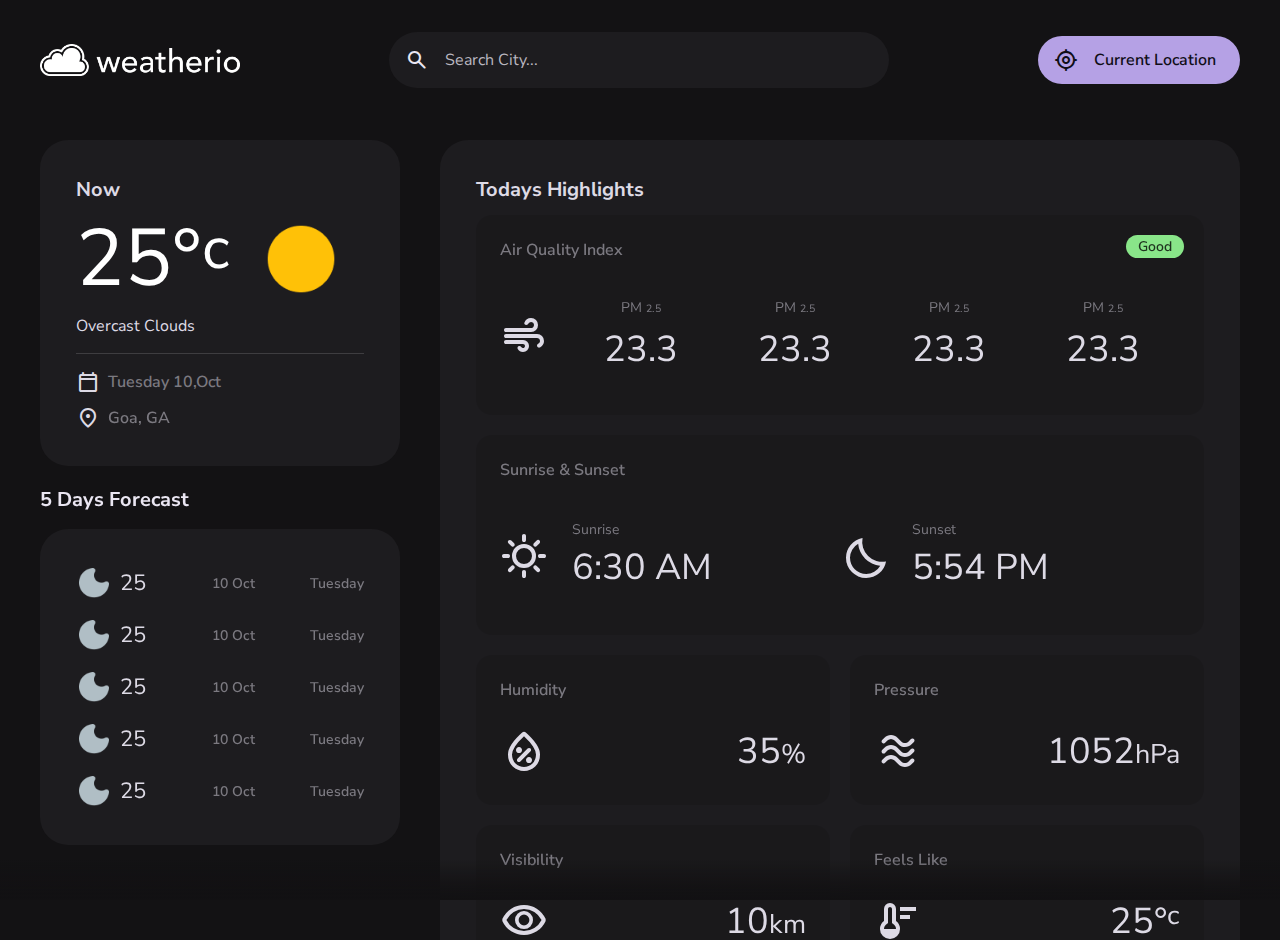
<file: index.html>
<!DOCTYPE html>
<html lang="en">
<head>
    <meta charset="UTF-8">
    <meta name="viewport" content="width=device-width, initial-scale=1.0">

    <title>Weather-App</title>
    <meta name="title" content="Weather-App">
    <meta name="description" content="Weather-App is a weather app made by vaishnavi">
    <!-- favicon  -->
    <link rel="shortcut icon" href="./favicon.svg" type="image/svg+xml">

    <!-- google fonts -->
    <link rel="preconnect" href="https://fonts.googleapis.com">
    <link rel="preconnect" href="https://fonts.gstatic.com" crossorigin>
    <link href="https://fonts.googleapis.com/css2?family=Nunito+Sans:wght@400;600&display=swap" rel="stylesheet">

    <!-- styles -->
    <link rel="stylesheet" href="./assets/css/style.css">

    <!-- javascript -->
    <script src="./assets/js/app.js" type="module"></script>
    <script src="./assets/js/route.js" type="module"></script>
</head>
<body>
    <!-- HEADER -->
    <header class="header">
        <div class="container">
            <a href="#" class="logo">
                <img src="./assets/images/logo.png" width="364" height="58" alt="logo">
            </a>

            <div class="search-view" data-search-view>
                
                <div class="search-wrapper">
                    <input type="search" name="search" placeholder="Search City..."  autocomplete="off" class="search-field" data-search-field>
    
                    <span class="m-icon leading-icon">search</span>

                    <button class="icon-btn leading-icon has-state" aria-label="close search" data-search-toggler>
                        <span class="m-icon">arrow_back</span>
                    </button>
                </div>

                <div class="search-result" data-search-result>
                    <ul class="view-list" data-search-list>
                        <li class="view-item">
                            <span class="m-icon">location_on</span>

                            <div>
                                <p class="item-title">
                                    Goa
                                </p>
                                <p class="label-2 item-subtitle">State of Goa, GA</p>
                            </div>
                            <a href="#" class="item-link has-state" data-search-toggler></a>
                        </li>

                    </ul>
                </div>

            </div>

            <div class="header-actions">

                <button class="icon-btn has-state" aria-label="open search" data-search-toggler>
                    <span class="m-icon icon">search</span>
                </button>
                <a href="#/current-location" class="btn-primary has-state" data-current-location-btn>
                    <span class="m-icon">my_location</span>

                    <span class="span">Current Location</span>
                </a>
            </div>
        </div>
    </header>

    <main>
        <article class="container">
            <div class="content-left">
                <!-- CURRENT WEATHER -->
                <section class="section current-weather" aria-label="current weather" data-current-weather>
                    <div class="card card-lg current-weather-card">
                        <h2 class="title-2 card-title">Now</h2>
                        <div class="weapper">
                            <p class="heading">25&deg;<sup>c</sup></p>

                            <img src="./assets/images/weather_icons/01d.png" width="64" height="64" alt="Overcast Clouds" class="weather-icon">
                        </div>

                        <p class="body-3">Overcast Clouds</p>
                        <ul class="meta-list">
                            <li class="meta-item">
                                <span class="m-icon">calendar_today</span>

                                <p class="title-3 meta-text">Tuesday 10,Oct</p>
                            </li>
                            <li class="meta-item">
                                <span class="m-icon">location_on</span>

                                <p class="title-3 meta-text">Goa, GA</p>
                            </li>

                        </ul>
                    </div>

                </section>

                <!-- FORCASTING -->
                <section class="section forecast" aria-labelledby="forecast-label" data-5-day-forecast>
                    <h2 class="title-2" id="forecast-label">5 Days Forecast</h2>
                    <div class="card card-lg forecast-card">
                        <ul>
                            <li class="card-item">
                                <div class="icon-wrapper">
                                    <img src="./assets/images/weather_icons/01n.png" width="36" height="36" alt="Overcast Clouds" class="weather-icon">

                                    <span class="span">
                                        <p class="title-2">
                                            25
                                        </p>
                                    </span>
                                </div>

                                <p class="label-1">10 Oct</p>
                                <p class="label-1">Tuesday</p>
                            </li>
                            
                            <li class="card-item">
                                <div class="icon-wrapper">
                                    <img src="./assets/images/weather_icons/01n.png" width="36" height="36" alt="Overcast Clouds" class="weather-icon">

                                    <span class="span">
                                        <p class="title-2">
                                            25
                                        </p>
                                    </span>
                                </div>

                                <p class="label-1">10 Oct</p>
                                <p class="label-1">Tuesday</p>
                            </li>
                            
                            <li class="card-item">
                                <div class="icon-wrapper">
                                    <img src="./assets/images/weather_icons/01n.png" width="36" height="36" alt="Overcast Clouds" class="weather-icon">

                                    <span class="span">
                                        <p class="title-2">
                                            25
                                        </p>
                                    </span>
                                </div>

                                <p class="label-1">10 Oct</p>
                                <p class="label-1">Tuesday</p>
                            </li>
                            
                            <li class="card-item">
                                <div class="icon-wrapper">
                                    <img src="./assets/images/weather_icons/01n.png" width="36" height="36" alt="Overcast Clouds" class="weather-icon">

                                    <span class="span">
                                        <p class="title-2">
                                            25
                                        </p>
                                    </span>
                                </div>

                                <p class="label-1">10 Oct</p>
                                <p class="label-1">Tuesday</p>
                            </li>

                            <li class="card-item">
                                <div class="icon-wrapper">
                                    <img src="./assets/images/weather_icons/01n.png" width="36" height="36" alt="Overcast Clouds" class="weather-icon">

                                    <span class="span">
                                        <p class="title-2">
                                            25
                                        </p>
                                    </span>
                                </div>

                                <p class="label-1">10 Oct</p>
                                <p class="label-1">Tuesday</p>
                            </li>
                        </ul>
                    </div>
                </section>
            </div>

            <div class="content-right">
                <!-- HIGHLIGHTS -->
                <section class="section highlights" aria-labelledby="highlights-label" data-highlights>
                    <div class="card card-lg">
                        <h2 class="title-2" id="highlights-label">
                            Todays Highlights
                        </h2>
                        <div class="highlight-list">
                            <div class="card card-sm highlight-card one">
                                <h3 class="title-3">
                                    Air Quality Index
                                </h3>

                                <div class="wrapper">
                                    <span class="m-icon">air</span>
                                    <ul class="card-list">
                                        <li class="card-item">
                                            <p class="title-1">
                                                23.3
                                            </p>
                                            <p class="label-1">PM <sub>2.5</sub>
                                            </p>
                                        </li>

                                        <li class="card-item">
                                            <p class="title-1">
                                                23.3
                                            </p>
                                            <p class="label-1">PM <sub>2.5</sub>
                                            </p>
                                        </li>

                                        <li class="card-item">
                                            <p class="title-1">
                                                23.3
                                            </p>
                                            <p class="label-1">PM <sub>2.5</sub>
                                            </p>
                                        </li>

                                        <li class="card-item">
                                            <p class="title-1">
                                                23.3
                                            </p>
                                            <p class="label-1">PM <sub>2.5</sub>
                                            </p>
                                        </li>
                                    </ul>
                                </div>

                                <span class="badge aqi-1 label-1" title="aqi message">
                                    Good
                                </span>

                            </div>

                            <div class="card card-sm highlight-card two">
                                <h3 class="title-3"> Sunrise & Sunset</h3>

                                <div class="card-list">
                                    <div class="card-item">
                                        <span class="m-icon">clear_day</span>
                                        <div>
                                            <p class="label-1">Sunrise</p>

                                            <p class="title-1">6:30 AM</p>
                                        </div>
                                    </div>
                                    
                                    <div class="card-item">
                                        <span class="m-icon">clear_night</span>
                                        <div>
                                            <p class="label-1">Sunset</p>

                                            <p class="title-1">5:54 PM</p>
                                        </div>
                                    </div>
                                </div>
                                
                            </div>

                            <div class="card card-sm highlight-card">
                                <h3 class="title-3">
                                    Humidity
                                </h3>
                                <div class="wrapper">
                                    <span class="m-icon">humidity_percentage</span>
                                    <p class="title-1">
                                        35<sub>%</sub>
                                    </p>
                                </div>
                            </div>

                            <div class="card card-sm highlight-card">
                                <h3 class="title-3">
                                   Pressure
                                </h3>
                                <div class="wrapper">
                                    <span class="m-icon">airwave</span>
                                    <p class="title-1">
                                        1052<sub>hPa</sub>
                                    </p>
                                </div>
                            </div>

                            <div class="card card-sm highlight-card">
                                <h3 class="title-3">
                                   Visibility
                                </h3>
                                <div class="wrapper">
                                    <span class="m-icon">visibility</span>
                                    <p class="title-1">
                                        10<sub>km</sub>
                                    </p>
                                </div>
                            </div>

                            <div class="card card-sm highlight-card">
                                <h3 class="title-3">
                                   Feels Like
                                </h3>
                                <div class="wrapper">
                                    <span class="m-icon">thermostat</span>
                                    <p class="title-1">
                                        25&deg;<sup>c</sup>
                                    </p>
                                </div>
                            </div>

                        </div>
                    </div>
                </section>

                <!-- HOURLY FORECAST -->
                <section class="section hourly-forecast" aria-label="hourly forecast" data-hourly-forecast>
                    <h2 class="title-2">Today at</h2>
                    <div class="slider-container">
                        <ul class="slider-list" data-temp>
                            <li class="slider-item">
                                <div class="card card-sm slider-card">
                                    <p class="body-3">
                                        03 PM
                                    </p>
                                    <img src="./assets/images/weather_icons/01n.png" width="48" height="48" loading="lazy" alt="" class="weather-icon" title="">

                                    <p class="body-3">25&deg;</p>
                                </div>
                            </li>

                            <li class="slider-item">
                                <div class="card card-sm slider-card">
                                    <p class="body-3">
                                        03 PM
                                    </p>
                                    <img src="./assets/images/weather_icons/01n.png" width="48" height="48" loading="lazy" alt="" class="weather-icon" title="">

                                    <p class="body-3">25&deg;</p>
                                </div>
                            </li>
                        
                            <li class="slider-item">
                                <div class="card card-sm slider-card">
                                    <p class="body-3">
                                        03 PM
                                    </p>
                                    <img src="./assets/images/weather_icons/01n.png" width="48" height="48" loading="lazy" alt="" class="weather-icon" title="">

                                    <p class="body-3">25&deg;</p>
                                </div>
                            </li>
                        
                            <li class="slider-item">
                                <div class="card card-sm slider-card">
                                    <p class="body-3">
                                        03 PM
                                    </p>
                                    <img src="./assets/images/weather_icons/01n.png" width="48" height="48" loading="lazy" alt="" class="weather-icon" title="">

                                    <p class="body-3">25&deg;</p>
                                </div>
                            </li>
                        
                            <li class="slider-item">
                                <div class="card card-sm slider-card">
                                    <p class="body-3">
                                        03 PM
                                    </p>
                                    <img src="./assets/images/weather_icons/01n.png" width="48" height="48" loading="lazy" alt="" class="weather-icon" title="">

                                    <p class="body-3">25&deg;</p>
                                </div>
                            </li>
                        
                            <li class="slider-item">
                                <div class="card card-sm slider-card">
                                    <p class="body-3">
                                        03 PM
                                    </p>
                                    <img src="./assets/images/weather_icons/01n.png" width="48" height="48" loading="lazy" alt="" class="weather-icon" title="">

                                    <p class="body-3">25&deg;</p>
                                </div>
                            </li>
                        
                            <li class="slider-item">
                                <div class="card card-sm slider-card">
                                    <p class="body-3">
                                        03 PM
                                    </p>
                                    <img src="./assets/images/weather_icons/01n.png" width="48" height="48" loading="lazy" alt="" class="weather-icon" title="">

                                    <p class="body-3">25&deg;</p>
                                </div>
                            </li>
                        </ul>

                        <ul class="slider-list" data-wind>
                            <li class="slider-item">
                                <div class="card card-sm slider-card">
                                    <p class="body-3">
                                        03 PM
                                    </p>
                                    <img src="./assets/images/weather_icons/direction.png" width="48" height="48" loading="lazy" alt="" class="weather-icon" title="">

                                    <p class="body-3">12 km/h</p>
                                </div>
                            </li>
                        
                            <li class="slider-item">
                                <div class="card card-sm slider-card">
                                    <p class="body-3">
                                        03 PM
                                    </p>
                                    <img src="./assets/images/weather_icons/direction.png" width="48" height="48" loading="lazy" alt="" class="weather-icon" title="">

                                    <p class="body-3">12 km/h</p>
                                </div>
                            </li>
                       
                            <li class="slider-item">
                                <div class="card card-sm slider-card">
                                    <p class="body-3">
                                        03 PM
                                    </p>
                                    <img src="./assets/images/weather_icons/direction.png" width="48" height="48" loading="lazy" alt="" class="weather-icon" title="">

                                    <p class="body-3">12 km/h</p>
                                </div>
                            </li>
                      
                            <li class="slider-item">
                                <div class="card card-sm slider-card">
                                    <p class="body-3">
                                        03 PM
                                    </p>
                                    <img src="./assets/images/weather_icons/direction.png" width="48" height="48" loading="lazy" alt="" class="weather-icon" title="">

                                    <p class="body-3">12 km/h</p>
                                </div>
                            </li>
                        
                            <li class="slider-item">
                                <div class="card card-sm slider-card">
                                    <p class="body-3">
                                        03 PM
                                    </p>
                                    <img src="./assets/images/weather_icons/direction.png" width="48" height="48" loading="lazy" alt="" class="weather-icon" title="">

                                    <p class="body-3">12 km/h</p>
                                </div>
                            </li>

                            <li class="slider-item">
                                <div class="card card-sm slider-card">
                                    <p class="body-3">
                                        03 PM
                                    </p>
                                    <img src="./assets/images/weather_icons/direction.png" width="48" height="48" loading="lazy" alt="" class="weather-icon" title="">

                                    <p class="body-3">12 km/h</p>
                                </div>
                            </li>

                            <li class="slider-item">
                                <div class="card card-sm slider-card">
                                    <p class="body-3">
                                        03 PM
                                    </p>
                                    <img src="./assets/images/weather_icons/direction.png" width="48" height="48" loading="lazy" alt="" class="weather-icon" title="">

                                    <p class="body-3">12 km/h</p>
                                </div>
                            </li>
                        </ul>

                    </div>
                </section>

                <!-- FOOTER -->
                <footer class="footer">
                     <p class="body-3">
                         Copyright 2023 Vaishnavi. ALL Rights Reserved.
                     </p>

                     <p class="body-3">
                         Powered By <a href="https ://openweathermap.org/api" title="Free OpenWeather Api" target="_blank" rel="noopener">
                         <img src="./assets/images/openweather.png" width="150" height="30" loading="lazy" alt="OpenWeather">
                     </a>
                     </p>
                </footer>

            </div>

            <div class="loading" data-loading></div>
            


    </article>
    </main>

    <!-- 404 SECTION -->

    <section class="error-content" data-error-content>
        <h2 class="heading">
            404
        </h2>
        <p class="body-1">Page not found!</p>

        <a href="#" class="btn-primary">
            <span class="span">Go Home</span>
        </a>
    </section>
    
</body>
</html>
</file>
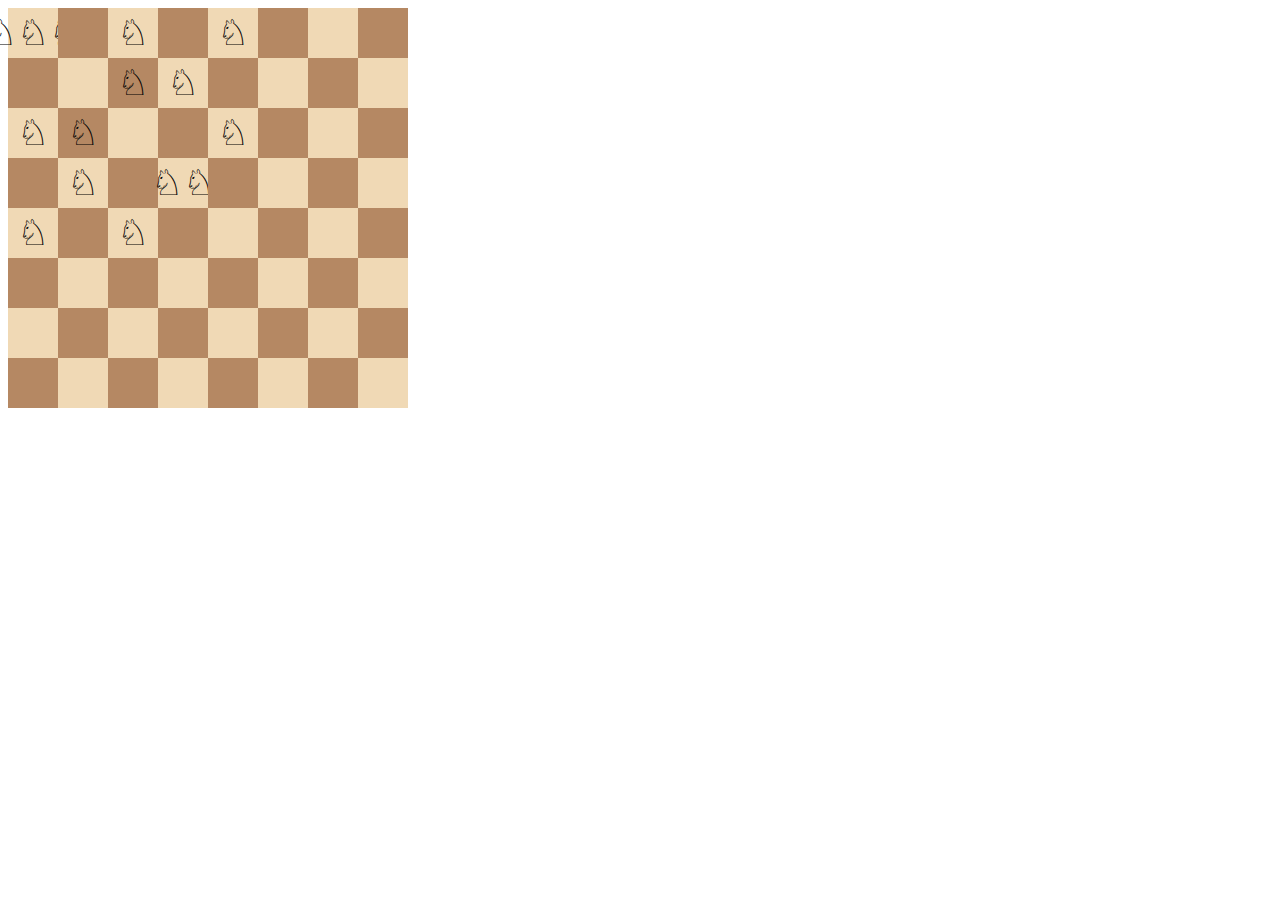
<file: test.html>
<!DOCTYPE html>
<html>
<head>
    <style>
        /* CSS for the chessboard */
        .chessboard {
            display: grid;
            grid-template-columns: repeat(8, 50px);
            grid-template-rows: repeat(8, 50px);
        }

        .chessboard div {
            width: 50px;
            height: 50px;
            display: flex;
            align-items: center;
            justify-content: center;
        }

        .white {
            background-color: #f0d9b5;
        }

        .black {
            background-color: #b58863;
        }

        /* CSS for the knight */
        .knight {
            font-size: 36px;
        }
    </style>
</head>
<body>
    <div class="chessboard" id="chessboard"></div>

    <script>
        // JavaScript to create the chessboard and place the knight
        const chessboard = document.getElementById("chessboard");
        const boardSize = 8;

        // Function to create the knight's move tree
        function createKnightMoveTree(startX, startY) {
            const possibleMoves = [
                { dx: 1, dy: 2 },
                { dx: 2, dy: 1 },
                { dx: 2, dy: -1 },
                { dx: 1, dy: -2 },
                { dx: -1, dy: -2 },
                { dx: -2, dy: -1 },
                { dx: -2, dy: 1 },
                { dx: -1, dy: 2 },
            ];

            const isOnBoard = (x, y) => x >= 0 && x < boardSize && y >= 0 && y < boardSize;

            const generateMoves = (x, y, depth) => {
                if (depth === 0) return [];
                const moves = [];
                for (const move of possibleMoves) {
                    const newX = x + move.dx;
                    const newY = y + move.dy;
                    if (isOnBoard(newX, newY)) {
                        moves.push({ x: newX, y: newY, children: generateMoves(newX, newY, depth - 1) });
                    }
                }
                return moves;
            };

            return {
                x: startX,
                y: startY,
                children: generateMoves(startX, startY, 2),
            };
        }

        // Function to place the knight on the board at a specific position
        function placeKnight(x, y) {
            const knight = document.createElement("div");
            knight.className = "knight";
            knight.textContent = "♘"; // Unicode for knight symbol
            chessboard.children[x + y * boardSize].appendChild(knight);
        }

        // Create the chessboard
        const squares = new Array(boardSize * boardSize).fill(0).map((_, index) => index);
        squares.forEach((index) => {
            const square = document.createElement("div");
            square.className = (Math.floor(index / boardSize) + index) % 2 === 0 ? "white" : "black";
            chessboard.appendChild(square);
        });

        // Generate the knight's move tree
        const knightMoveTree = createKnightMoveTree(0, 0);

        // Breadth-First Search (BFS)
        function bfs(node) {
            const queue = [node];
            while (queue.length > 0) {
                const current = queue.shift();
                placeKnight(current.x, current.y);
                for (const child of current.children) {
                    queue.push(child);
                }
            }
        }

        // Depth-First Search (DFS)
        function dfs(node) {
            placeKnight(node.x, node.y);
            for (const child of node.children) {
                dfs(child);
            }
        }

        // Uncomment either bfs(knightMoveTree) or dfs(knightMoveTree) to explore the tree using BFS or DFS.
        // bfs(knightMoveTree);
        dfs(knightMoveTree);
    </script>
</body>
</html>
</file>
<file: assets/css/style.css>
/* CUSTOM PROPERTY */
:root{
  --primary: #B5A1E5; 
  --on-primary: #100E17; 
  --background: #131214;
  --on-background: #EAE6F2;
  --surface: #1D1C1F;
  --on-surface: #DDDAE5;
  --on-surface-variant: #7B7980; 
  --on-surface-variant-2: #B9B6BF;
  --outline: #3E3D40;
  --bg-aqi-1: #89E589;
  --on-bg-aqi-1: #1F331F;
  --bg-aqi-2: #E5DD89;
  --on-bg-aqi-2: #33311F;
  --bg-aqi-3: #E5C089;
  --on-bg-aqi-3: #332B1F;
  --bg-aqi-4: #E58989;
  --on-bg-aqi-4: #331F1F;
  --bg-aqi-5: #E589B7;
  --on-bg-aqi-5: #331F29;
  --white: hsl(0, 0%, 100%);
  --white-alpha-4: hsla(0, 0%, 100%, 0.04);
  --white-alpha-8: hsla(0, 0%, 100%, 0.08);
  --black-alpha-10: hsla(0, 0%, 0%, 0.1);

  --gradient-1: linear-gradient(180deg, hsla(270, 5%, 7%, 0) 0%, hsla(270, 5%, 7%, 0.8) 65%, hsl(270, 5%, 7%) 100%);
  --gradient-2: linear-gradient(180deg, hsla(260, 5%, 12%, 0) 0%, hsla(260, 5%, 12%, 0.8) 65%, hsl(260, 5%, 12%) 100%);

  /* fontfamily  */
  --ff-nunito-sans: 'Nunito Sans', sans-serif;

  /* fontsize */
  --heading: 5.6rem;
  --title-1: 2rem;
  --title-2: 1.8rem;
  --title-3: 1.6rem;
  --body-1: 2.2rem;
  --body-2: 2rem;
  --body-3: 1.6rem;
  --label-1: 1.4rem;
  --label-2: 1.2rem;

  /* fontweight */
  --weight-regular: 400;
  --weight-semiBold: 600;

  /* box shadow */
  --shadow-1: 0px 1px 3px hsla(0, 0%, 0%, 0.5);
  --shadow-2: 0px 3px 6px hsla(0, 0%, 0%, 0.4);

  /* border radius */
  --radius-28: 28px;
  --radius-16: 16px;
  --radius-pill: 500px;
  --radius-circle: 50%;

  /* transition */
  --transition-short: 100ms ease;
}

/* RESET */
*,
*::before,
*::after{
  margin: 0;
  padding: 0;
  box-sizing: border-box;
}

li{
  list-style: none;
}

a,
img,
span,
input,
button{
  display: block;
}

a{
  color: inherit;
  text-decoration:none ;
}

img{
  height: auto;
}

input,
button{
  background:none;
  border: none;
  color: inherit;
  font: inherit;
}

input{
  width: 100%;
}

button{
  cursor: pointer ;
}

sub{
  vertical-align: baseline;
}

sup{
  vertical-align: top;
}

sub,sup{
  font-size: 0.75em;
}

html{
  font-family: var(--ff-nunito-sans);
  font-size: 10px;
  scroll-behavior: smooth;
}

body{
  background-color: var(--background);
  color: var(--on-background);
  font-size: var(--body-3);
  overflow: hidden;/* height: 300vh; */
}

:focus-visible{
  outline: 2px solid var(--white);
  outline-offset: 2px;
}

::selection{
  background-color: var(--white-alpha-8);
}

::-webkit-scrollbar{
  width: 6px;
  height: 6px; /* for horizontal scrollbar*/
}

::-webkit-scrollbar-thumb{
  background-color: var(--white-alpha-8);
  border-radius: var(--radius-pill);
}

  /* MATERIAL ICON */
@font-face {
  font-family: 'Material Symbols Rounded';
  font-style:normal ;
  font-weight: 400;
  src: url(../font/material-symbol-rounded.woff2) format('woff2');
}

.m-icon{
  font-family: 'Material Symbols Rounded';
  font-weight: normal;
  font-style: normal;
  font-size: 2.4rem;
  line-height: 1;
  letter-spacing: normal;
  text-transform: none;
  white-space: nowrap ;
  word-wrap: normal;
  direction: ltr;
  font-feature-settings:'liga' ;
  -webkit-font-feature-settings: 'liga';
  -webkit-font-smoothing: antialiased;
  height: 1em;
  width: 1em;
  overflow:hidden; 
}

/* REUSED STYLE */
.container{
  max-width: 1600px;
  width: 100%;
  margin-inline: auto;
  padding: 16px;
}

.icon-btn{
  background-color: var(--white-alpha-8);
  width: 48px;
  height: 48px;
  display:grid;
  place-items: center;
  border-radius: var(--radius-circle);
}

.has-state{
  position: relative ;
}

.has-state:hover{
  box-shadow: var(--shadow-1);
}

.has-state:is(:focus, :focus-visible){
  box-shadow: none;
}

.has-state::before{
  content: "";
  position:absolute;
  inset: 0;
  border-radius:inherit;
  clip-path: circle(100% at 50% 50%);
  transition: var(--transition-short);
}

.has-state:hover::before{
  background-color: var(--white-alpha-4);
}

.has-state:is(:focus, :focus-visible)::before{
  background-color: var(--white-alpha-8);
  animation: ripple 250ms ease forwards;
}

@keyframes ripple {
  0% {
    clip-path:circle(0% at 50% 50%);
  }
  100%{
    clip-path:circle(100% at 50% 50%);
  }
}

.btn-primary{
  background-color: var(--primary);
  color: var(--on-primary);
  height: 48px;
  line-height: 48px;
  max-width: max-content;
  display: flex;
  align-items: center;
  gap: 16px;
  padding-inline: 16px;
  border-radius: var(--radius-pill);
}

.btn-primary .span{
  font-weight:var(--weight-semiBold);
}

.btn-primary[disabled]{
  background-color:var(--outline);
  color: var(--on-surface-variant);
  cursor: not-allowed;
}

.btn-primary[disabled]::before{
  display: none;
}

.card{
  background-color: var(--surface);
  color: var(--on-surface);
}

.card-lg{
  border-radius: var(--radius-28);
  padding: 20px;
}
.card-sm{
  border-radius: var(--radius-16);
  padding: 16px;
}
.heading {
  color: var(--white);
  font-size: var(--heading);
  line-height: 1.1;
}

.title-1{
  font-size: var(--title-1);
}

.title-2{
  font-size: var(--title-2);
  margin-block-end: 12px;
}

.title-3{
  font-size: var(--title-3);
  font-weight: var(--weight-semiBold);
}

.body-1{
  font-size: var(--body-1);
}

.body-2{
  font-size: var(--body-2);
  font-weight: var(--weight-semiBold);
}

.body-3{
  font-size: var(--body-3);
}

.label-1{
  font-size: var(--label-1);
}

.label-2{
  font-size: var(--label-2) ;
}

/* HEADER */

.header .btn-primary .span{
  display: none;
}

.logo img{
  width: 150px;
}

.header .container,
.header-actions {
  display: flex;
  align-items: center;
}

.header .container{
  justify-content: space-between;
}

.header-actions{
  gap: 16px;
}

.header .btn-primary{
  padding-inline:12px ;
}

.search-view{
  position: fixed;
  top: 0;
  left: 0;
  width: 100%;
  height: 100vh;
  height: 100svh; /* for mobile browser*/
  background-color: var(--surface);
  color: var(--on-surface);
  clip-path: circle(4% at calc(100% - 102px)5%);
  opacity: 0;
  visibility: hidden;
  z-index: 4;
  transition: clip-path 500ms ease;
}

 .search-view.active{
   opacity: 1;
   visibility: visible;
   clip-path: circle(130% at 73% 5%);
}

.search-wrapper {
  position: relative;
  border-block-end: 1px solid var(--outline);
}

.search-wrapper::before{
  content: "";
  position: absolute;
  top: 50%;
  transform: translateY(-50%);
  right: 16px;
  width: 24px;
  height: 24px;
  border: 3px solid var(--on-surface);
  border-block-start-color: transparent;
  border-radius: var(--radius-circle);
  animation: loading  500ms linear infinite;
  display: none;
}

@keyframes loading {
  0% { transform: translateY(-50%) rotate(0);}
  100% { transform: translateY(-50%) rotate(1turn);}
}
 

.search-wrapper:has(.searching)::before{
  display: block;
}

.search-field{
  height: 80px;
  line-height: 80px;
  padding-inline: 56px 16px;
  outline: none;
}

.search-field::placeholder{
  color: var(--on-surface-variant-2);
}

.search-field::-webkit-search-cancel-button{
  display: none;
} 


.search-wrapper .leading-icon{
  position: absolute;
  top: 50%;
  left: 28px;
  transform: translate(-50%,-50%);
}

.search-wrapper > .m-icon{
  display: none;
}
.search-wrapper .icon-btn{
  background-color: transparent;
  box-shadow: none;
}

.search-view .view-list { padding-block: 8px 16px;}

.search-view .view-item{
  position: relative;
  height: 56px;
  display: flex;
  justify-content: flex-start;
  align-items: center;
  gap: 16px;
  padding-inline: 16px 24px;
}

.search-view .view-item :is(.m-icon, .item-subtitle){
  color: var(--on-surface-variant);
}

.search-view .view-item .item-link{
  position: absolute;
  inset: 0;
  box-shadow: none;
}

/* MAIN */

main{
  height: calc(100vh - 80px);
  height: calc(100svh - 80px); /*For mobile browser*/
  overflow: hidden;
}

article.container{
  position: relative;
  display: grid;
  grid-template-columns: minmax(0,1fr);
  gap: 20px;
  height: 100%;
  overflow-y: auto; /*For firefox*/
  overflow-y: overlay ;
}
article.container::-webkit-scrollbar-thumb{
  background-color: transparent;
}
article.container:is(:hover, :focus-within)::-webkit-scrollbar-thumb{
  background-color: var(--white-alpha-8);
}

article.container::-webkit-scrollbar-button{
  height:10px;
}
article.container::before{
  content: "";
  position: fixed;
  bottom: 0;
  left:0 ;
  width: 100%;
  height: 40px;
  background-image: var(--gradient-1);
  pointer-events: none;
  z-index: 1;
}
.section:not(:last-child){
  margin-block-end: 16px;
}

/* CURRENT WEATHER */

.current-weather-card .weapper {
  margin-block: 12px;
  display: flex;
  gap: 8px;
  align-items: center;
}

.current-weather-card .weather-icon{
  margin-inline:auto;
}

.current-weather-card > .body-3{
  text-transform: capitalize;
}

.current-weather-card .meta-list{
  margin-block-start: 16px;
  padding-block-start: 16px;
  border-block-start: 1px solid var(--outline);
}

.current-weather-card .meta-item{
  display: flex;
  align-items: center;
  gap: 8px;
}

.current-weather-card .meta-item:not(:last-child){
  margin-block-end: 12px;
}

.current-weather-card .meta-text  {
  color: var(--on-surface-variant);
}

/* HIGHLIGHTS */

.forecast-card .title-2{
  margin-block-end:0 ;
}

.forecast-card :is( .card-item, .icon-wrapper){
  display: flex;
  align-items: center;
}

.forecast-card .card-item:not(:last-child){
  margin-block-end: 12px;
}

.forecast-card .icon-wrapper{
  gap: 8px;
}

.forecast-card .label-1{
  color: var(--on-surface-variant);
  font-weight: var(--weight-semiBold);
}

.forecast-card .card-item > .label-1{
  width: 100%;
  text-align: right;
}

/* HOURLY FORECAST */

.highlights .m-icon{
  font-size: 3.2rem;
}

.highlight-list {
  display: grid;
  gap: 20px;
}

.highlight-list .title-3{
  color: var(--on-surface-variant);
  margin-block-end: 20px;
}

.highlights .card-sm{
  background-color: var(--black-alpha-10);
  position: relative;
}

.highlight-card :is(.wrapper, .card-list, .card-item){
  display: flex;
  align-items: center;
}

.highlight-card .wrapper{
  justify-content: space-between;
  gap: 16px;
}

.highlight-card .card-list{
  flex-wrap: wrap;
  flex-grow: 1;
  row-gap: 8px;
}

.highlight-card .card-item{
  width: 50%;
  justify-content: flex-end;
  gap: 4px;
}

.highlight-card .label-1{
  color: var(--on-surface-variant);
}

.badge {
  position: absolute;
  top: 16px;
  right: 16px;
  padding: 2px 12px;
  border-radius: var(--radius-pill);
  font-weight: var(--weight-semiBold);
  cursor: help;
}

.badge.aqi-1{
  background-color: var(--bg-aqi-1);
  color: var(--on-bg-aqi-1);
}

.badge.aqi-2{
  background-color: var(--bg-aqi-2);
  color: var(--on-bg-aqi-2);
}

.badge.aqi-3{
  background-color: var(--bg-aqi-3);
  color: var(--on-bg-aqi-3);
}

.badge.aqi-4{
  background-color: var(--bg-aqi-4);
  color: var(--on-bg-aqi-4);
}

.badge.aqi-5{
  background-color: var(--bg-aqi-5);
  color: var(--on-bg-aqi-5);
}

.highlight-card.two .card-item{
  justify-content:flex-start ;
  flex-wrap: wrap;
  gap: 8px 16px;
}

.highlight-card.two .label-1{
  margin-block-end: 4px;
}

/* FORECAST */

.slider-container {
  overflow-x: auto;
  margin-inline: -16px;
}

.slider-container::-webkit-scrollbar { 
  display: none; 
}

.slider-list {
  display: flex;
  gap: 12px;
}

.slider-list:first-child{
  margin-block-end: 16px;
}

.slider-list::before,
.slider-list::after {
  content: "";
  min-width: 4px;
}

.slider-item{
  min-width: 110px;
  flex: 1 1 100%;
}

.slider-card  {
  text-align: center;
}

.slider-item .weather-icon{
  margin-inline: auto;
  margin-block: 12px;
}

/* FOOTER */

.footer,
.footer .body-3:last-child{
  display: flex;
  flex-wrap: wrap;
  justify-content: center;
  align-items: center;
}

.footer{
  color: var(--on-surface-variant);
  text-align: center;
  gap: 12px 24px ;
  margin-block-start: 28px;
  display: none;
}

.fade-in .footer{
  display: flex;
}

.footer .body-3:last-child{
  gap: 6px;
}


/*-----------------------------------*\
  #LOADING
\*-----------------------------------*/

.loading{
  position: absolute;
  top: 0;
  left: 0;
  width: 100%;
  height: 100%;
  background-color: var(--background);
  /* display: grid; */
  place-items:center;
  z-index: 1;
  display: none;
}

.loading::before{
  content: "";
  width: 48px;
  height: 48px;
  border: 4px solid var(--on-background);
  border-block-start-color: transparent;
  border-radius: var(--radius-circle);
  animation: loading 500ms lineaar infinite;
}

/* ERROR SECTION */

.error-content{
  position: fixed;
  top: 0;
  left: 0;
  width: 100%;
  height: 100vh;
  height: 100svh; /*dor mobile browser*/
  background-color: var(--background);
  display: flex;
  flex-direction: column;
  justify-content: center;
  align-items: center;
  display: none;
  z-index: 8; 
}

.error-content .btn-primary{
  margin-block-start: 20px;
}

  /* MEDIA QUERIES */

  /* responsive for larger than 768px screen  */

@media (min-width: 768px) {
  /* reused style  */

  .container{ padding: 24px; }
  
  .title-1{ --title-1:2.4rem; }

  .section > .title-2{margin-block-end: 16px;}

  .card-lg{padding: 24px;}

  .card-sm{
    padding: 20px;
    display: grid;
    grid-template-rows: min-content 1fr;
  }

  .badge{
    top: 20px;
    right: 20px;
  }

  /* HEADER */

  .header-actions{gap: 24px;}

  .header .btn-primary{ padding-inline:16px 24px ;}

  .header .btn-primary .span{
    display: block;
  }

  .search-view{
    clip-path: circle(3% at calc(100% -273px) 6%);
  }

  /* MAIN */

  main{
   height: calc(100vh -96px);
   height: calc(100svh -96px);
   }

  article.container {
    padding-block-start: 0;
    grid-template-columns:280px minmax(0, 1fr);
    align-items: flex-start;
    gap: 24px;
  }

  .content-left{
    position: sticky;
    top: 0;
  }

  .section:not(:last-child){ margin-block: 20px;}

  .forecast-card .card-item:not(:last-child){
    margin-block-end: 16px;
  }

  .highlight-list{
    grid-template-columns: 1fr 1fr;
  }

  .highlight-card:nth-child(-n+2){
    grid-column: span 2;
    height: 160px;
  }

  .highlight-card:nth-child(n+3){
    height: 120px;
  }
  
  .highlights .m-icon{
    font-size: 3.6rem;
  }

  .highlight-card.one .card-item{
    width: 25%;
    flex-direction: column-reverse;
    gap: 8px;
  }

  .slider-container{
    margin-block: 0 -24px;
    border-bottom-left-radius: var(--radius-16);
    border-top-left-radius: var(--radius-16);
  }

  .slider-list::before{
    display: none;
  }

  .slider-list::after{
    min-width: 12px;
  }

  .hourly-forecast .card-sm{
    padding: 16px;
  }

}

  /* responsive for larger than 1200px screen  */

@media (min-width: 1200px){
    /* custom property */

  :root {
    /* font size  */
    --heading:8rem;
    --title-2:2rem;
  }

  /* REUSED STYLE  */

  .container{
    padding: 40px;
  }

  .card-lg{ padding: 36px;}

  .card-sm{ padding: 24px;}

  .title-1{ --title-1:3.6rem; }

  .highlight-card.two .card-item{ column-gap: 24px;  }


  /* HEADER */

  .header .icon-btn{
    display: none;
  }

  .logo img{
    width: 200px;
  }

  .header{
    position: relative;
    height: 120px;
    z-index: 4;
  }

  .header .container{
    padding-block:0 ;
    height: 100%;
  }

  .search-view,
  .search-view.active{
    all: unset;
    display: block;
    position: relative;
    width:500px;
    animation: none;
  }

  .search-wrapper{
    border-block-end: none;
  }

  .search-wrapper > .m-icon{
    display: block;
  }


  .search-field,
  .search-view .view-list{
    background-color: var(--surface);
  }

  .search-field{
    height: 56px;
    border-radius: var(--radius-28);
  }

  .search-result,
  .search-view:not(:focus-within) .search-result {
    display: none;
  }

  .search-view:focus-within .search-result.active{
    display: block;
  }

  .search-view:has(.search-result.active) :focus-within .search-field{
    border-bottom-left-radius: 0;
    border-bottom-right-radius: 0;
  }

  .search-view .view-list{
    position: absolute;
    top: 100%;
    left: 0;
    width: 100%;
    max-height: 360px;
    border-radius: 0 0 var(--radius-28) var(--radius-28);
    border-block-start: 1px solid var(--outline);
    overflow-y: auto; /* for firefox*/
    overflow-y: overlay;
  }

  .search-view .view-list:empty{
    min-height: 120px;
  }

  .search-view .view-list::-webkit-scrollbar-button{
    height: 20px;
  }

  .search-view:is(:hover, :has(.view-list) :hover)
  {
    filter: drop-shadow(var(--shadow-1));
  }

  .search-view:is(:focus-within, :has(.view-list) :focus-within){
    filter: drop-shadow(var(--shadow-2));
  }

  /* MAIN */

  main{
    height: calc(100vh -120px);
    height: calc(100svh -120px);
  }

  article.container{
    grid-template-columns:360px minmax(0, 1fr);
    gap: 40px;
  }

  .current-weather .weather-icon{
    width: 80px;
  }

  .forecast-card .title-2{
     --title-2:2.2rem;
  }

  .highlight-card:nth-child(-n+2){
    height: 200px;
  }

  .highlight-card:nth-child(n+3){
    height: 150px;
  }

  .highlight-card .m-icon{
    font-size: 4.8rem;
  }

  .slider-list{
    gap: 16px;
  }



  

}

  /* responsive for larger than 1400px screen  */

  @media (min-width: 1400px){
    .highlight-list{
      grid-template-columns: repeat(4, 1fr);
    }


  }
</file>
